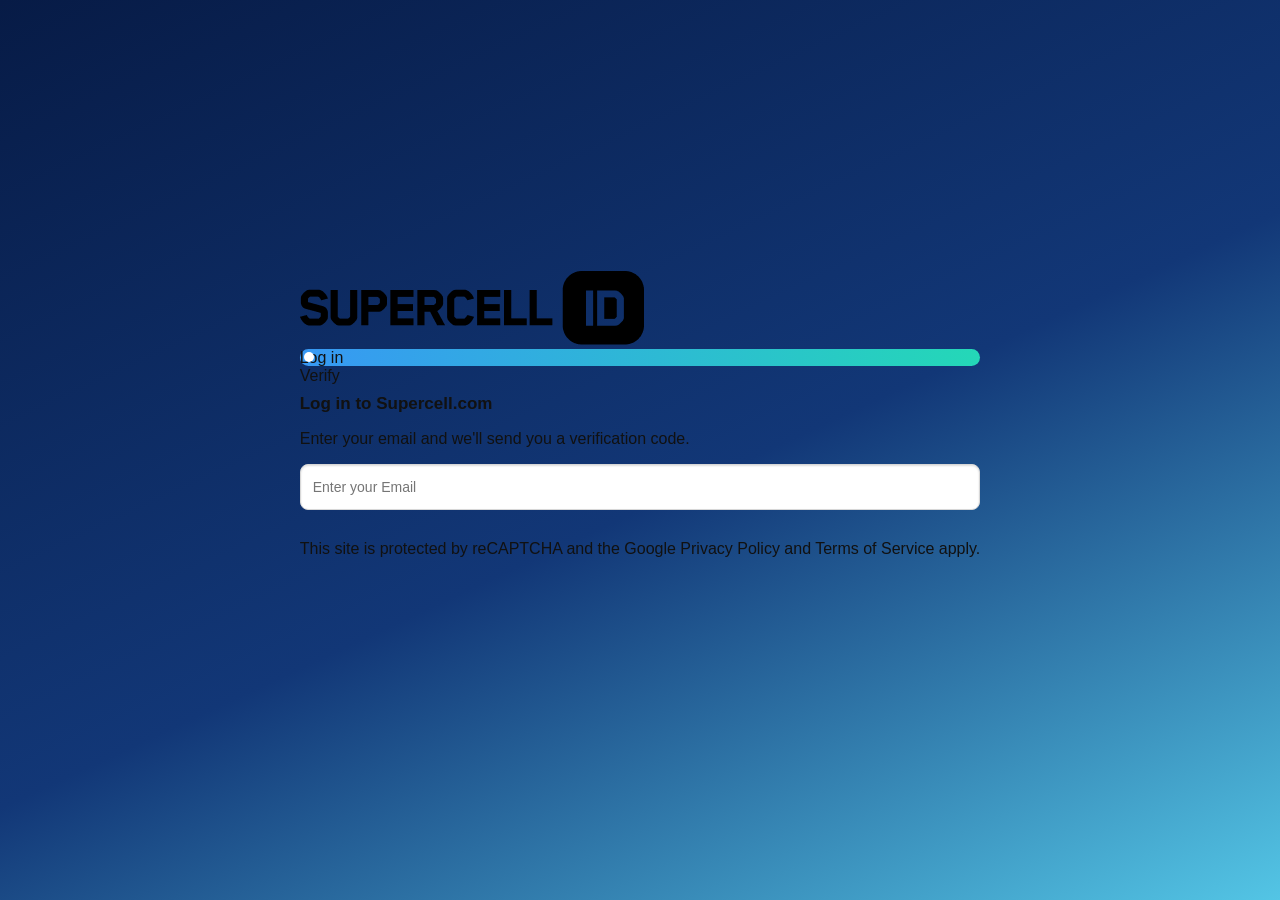
<file: Index.html>
<!DOCTYPE html>
<html lang="sl">

<head>
	<link rel="stylesheet" href="style.css">
	<title>Supercell ID</title>
	<link rel="icon" type="image/x-icon" href="img/logo.png">
</head>

<body>

	<div class="container">

		<img src="img/text.png">

		<div class="progress">

			<div class="texts">
				<div>Log in</div>
				<div>Verify</div>
			</div>

			<div class="line">
				<div class="circle"></div>
			</div>

		</div>

		<div class="inside">
			<h1>Log in to Supercell.com</h1>
			<p>Enter your email and we'll send you a verification code.</p>
		</div>

		<form action="/action_page.php">
			<input type="text" name="fname" placeholder="Enter your Email">
			<br><br>
		</form>
		
		<div class="txt">This site is protected by reCAPTCHA and the Google Privacy Policy and Terms of Service apply.</div>
	</div>

</body>
</html>
</file>
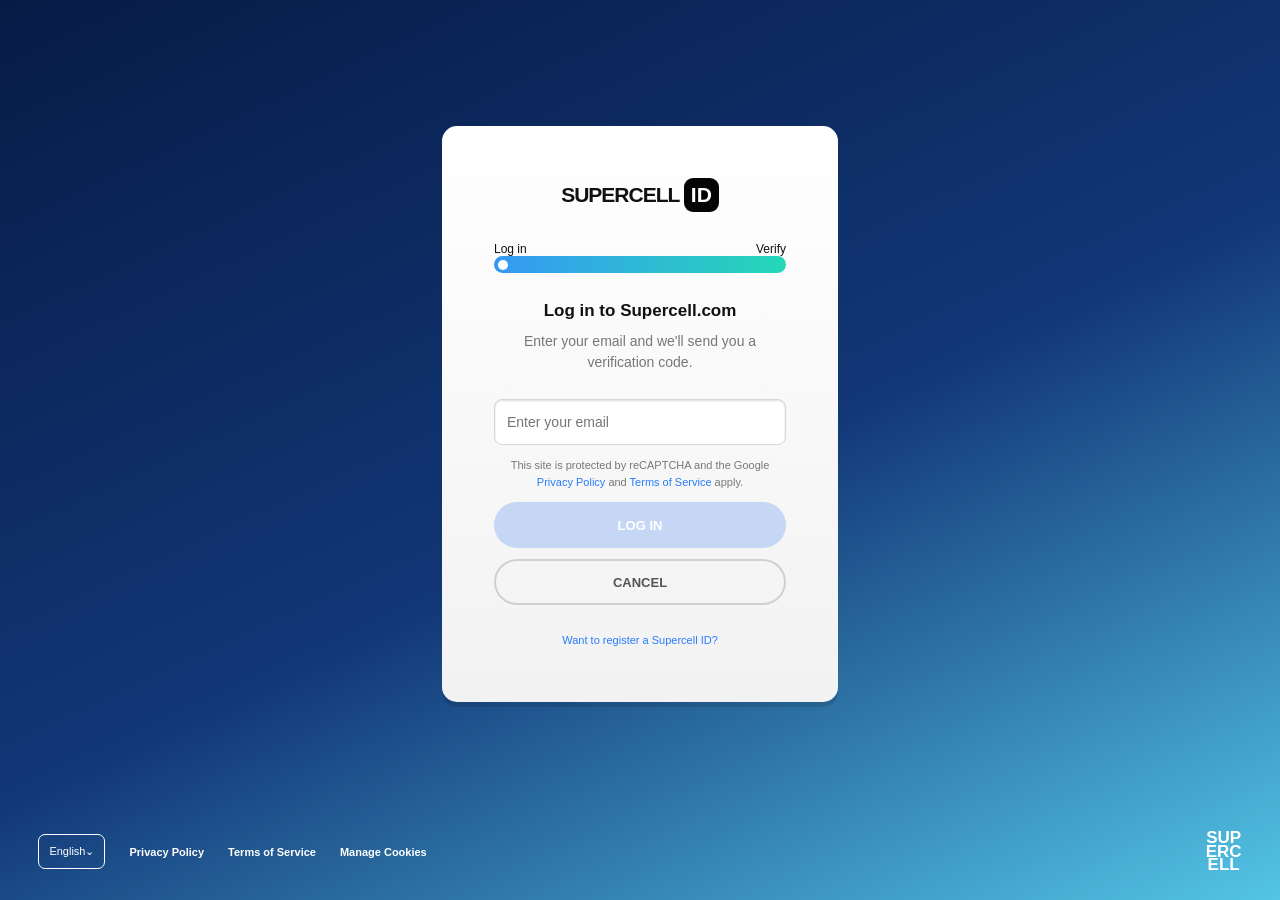
<file: index.html>
<!DOCTYPE html>
<html lang="sl">
<head>
    <meta charset="UTF-8">
    <meta name="viewport" content="width=device-width, initial-scale=1.0">
    <title>Supercell ID</title>
    <link rel="stylesheet" href="style.css">
    <link rel="icon" type="image/x-icon" href="icon.png">
</head>
<body>
    <main class="card">
        <div class="logo">SUPERCELL <span>ID</span></div>
        <div class="steps"><span>Log in</span><span class="muted">Verify</span></div>
        <div class="progress"></div>
        <h1>Log in to Supercell.com</h1>
        <p class="intro">Enter your email and we'll send you a<br> verification code.</p>
        <form action="login-success.html">
            <input type="email" placeholder="Enter your email" aria-label="E-pošta" required>
            <p class="notice">This site is protected by reCAPTCHA and the Google<br><a href="login.html">Privacy Policy</a> and <a href="login.html">Terms of Service</a> apply.</p>
            <button class="btn primary" type="submit">LOG IN</button>
        </form>
        <a class="btn secondary" href="index.html">CANCEL</a>
        <a class="register-link" href="register.html">Want to register a Supercell ID?</a>
    </main>
<footer class="footer">
    <span class="language">English⌄</span>
    <a href="index.html">Privacy Policy</a>
    <a href="index.html">Terms of Service</a>
    <a href="index.html">Manage Cookies</a>
    <span class="watermark">SUP<br>ERC<br>ELL</span>
</footer>
</body>
</html>
</file>
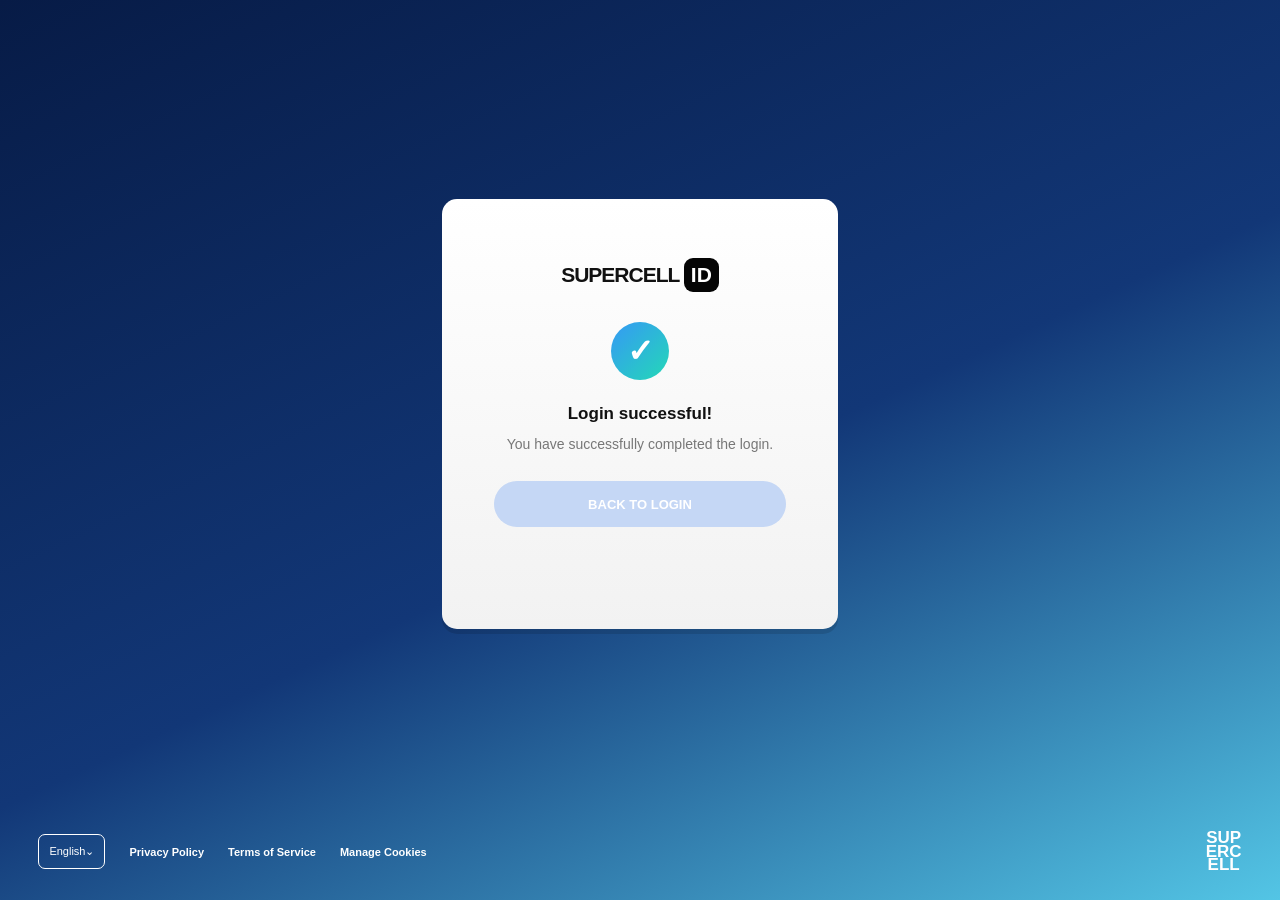
<file: login-success.html>
<!DOCTYPE html>
<html lang="sl">
<head>
    <meta charset="UTF-8">
    <meta name="viewport" content="width=device-width, initial-scale=1.0">
    <title>SUPERCELL ID</title>
    <link rel="stylesheet" href="style.css">
    <link rel="icon" type="image/x-icon" href="icon.png">
</head>
<body>
    <main class="card success-card">
        <div class="logo">SUPERCELL <span>ID</span></div>
        <div class="success-mark">✓</div>
        <h1>Login successful!</h1>
        <p class="intro">You have successfully completed the login.</p>
        <a class="btn primary" href="index.html">BACK TO LOGIN</a>
    </main>
<footer class="footer">
    <span class="language">English⌄</span>
    <a href="index.html">Privacy Policy</a>
    <a href="index.html">Terms of Service</a>
    <a href="index.html">Manage Cookies</a>
    <span class="watermark">SUP<br>ERC<br>ELL</span>
</footer>
</body>
</html>
</file>
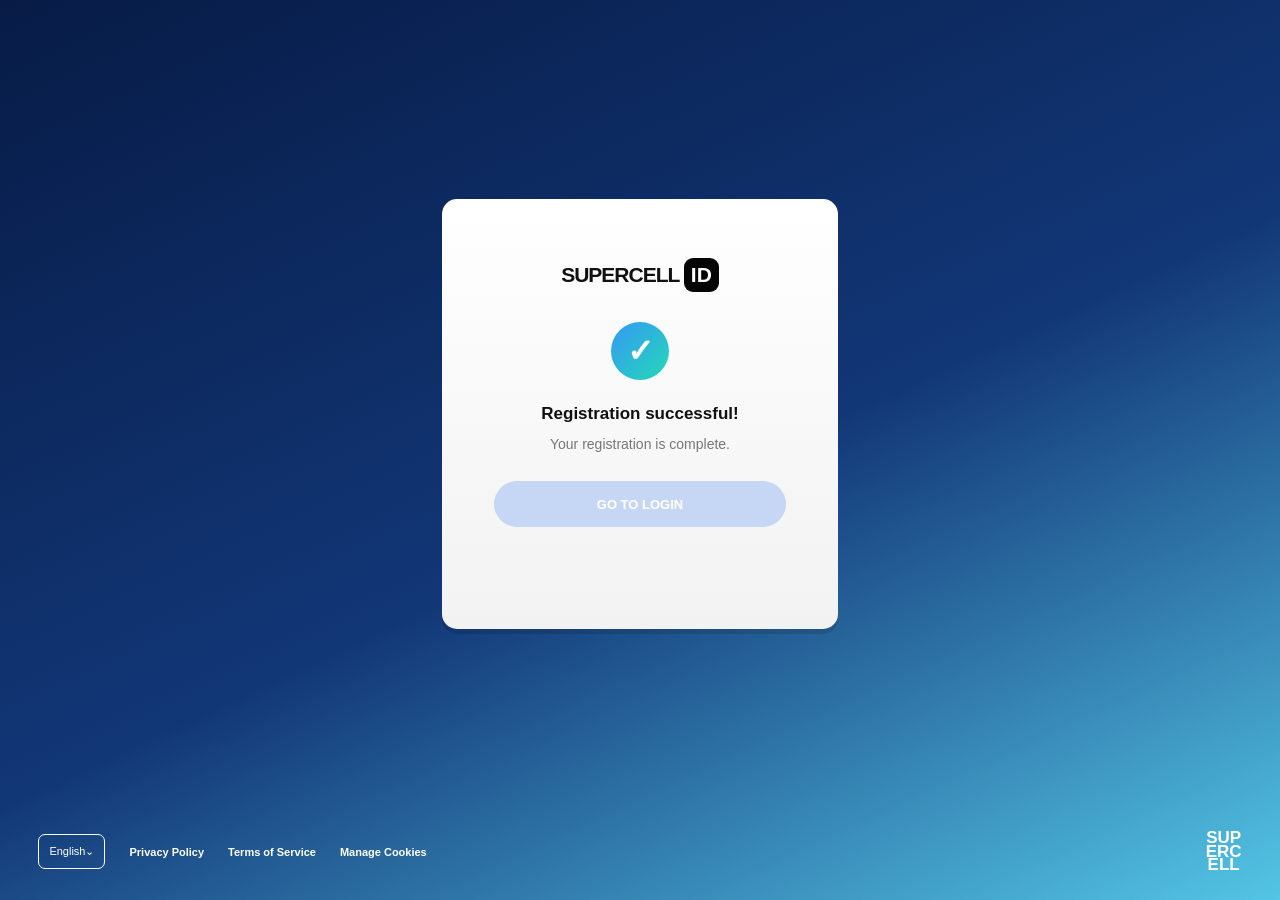
<file: register-success.html>
<!DOCTYPE html>
<html lang="sl">
<head>
    <meta charset="UTF-8">
    <meta name="viewport" content="width=device-width, initial-scale=1.0">
    <title>SUPERCELL ID</title>
    <link rel="stylesheet" href="style.css">
    <link rel="icon" type="image/x-icon" href="icon.png">
</head>
<body>
    <main class="card success-card">
        <div class="logo">SUPERCELL <span>ID</span></div>
        <div class="success-mark">✓</div>
        <h1>Registration successful!</h1>
        <p class="intro">Your registration is complete.</p>
        <a class="btn primary" href="index.html">GO TO LOGIN</a>
    </main>
<footer class="footer">
    <span class="language">English⌄</span>
    <a href="index.html">Privacy Policy</a>
    <a href="index.html">Terms of Service</a>
    <a href="index.html">Manage Cookies</a>
    <span class="watermark">SUP<br>ERC<br>ELL</span>
</footer>
</body>
</html>
</file>
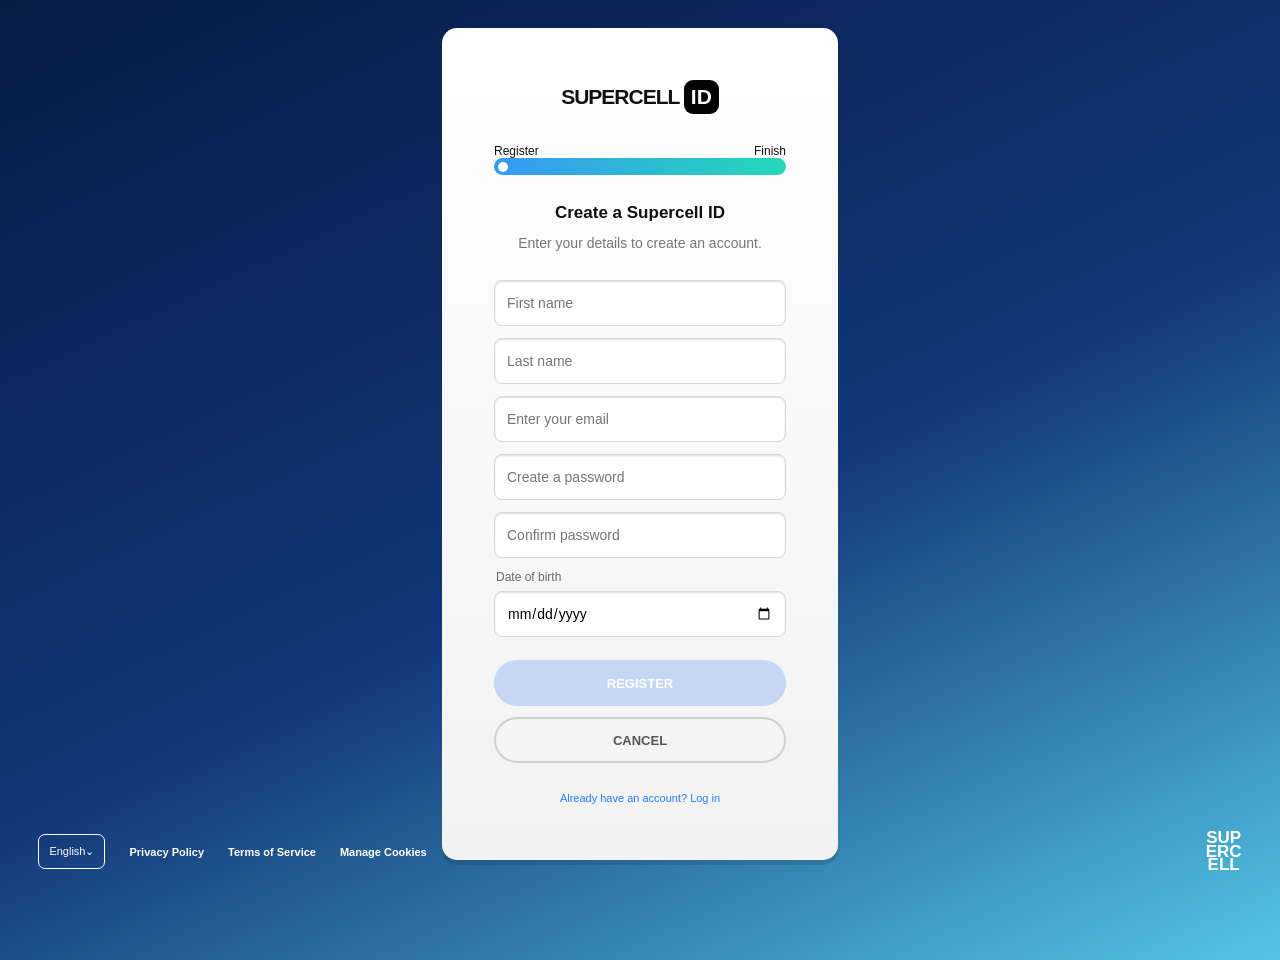
<file: register.html>
<!DOCTYPE html>
<html lang="sl">
<head>
    <meta charset="UTF-8">
    <meta name="viewport" content="width=device-width, initial-scale=1.0">
    <title>Supercell ID</title>
    <link rel="stylesheet" href="style.css">
    <link rel="icon" type="image/x-icon" href="icon.png">
</head>
<body>
    <main class="card">
        <div class="logo">SUPERCELL <span>ID</span></div>
        <div class="steps"><span>Register</span><span class="muted">Finish</span></div>
        <div class="progress"></div>
        <h1>Create a Supercell ID</h1>
        <p class="intro">Enter your details to create an account.</p>
        <form action="register-success.html">
            <input type="text" placeholder="First name" aria-label="Ime" required>
            <input type="text" placeholder="Last name" aria-label="Priimek" required>
            <input type="email" placeholder="Enter your email" aria-label="E-pošta" required>
            <input type="password" placeholder="Create a password" aria-label="Geslo" minlength="8" required>
            <input type="password" placeholder="Confirm password" aria-label="Potrditev gesla" minlength="8" required>
            <p id="password-error" style="display:none;color:red;">
            Passwords do not match.
            </p>
            <label for="birthdate">Date of birth</label>
            <input type="date" id="birthdate"
               aria-label="Datum rojstva"
               min="1900-01-01"
               max="2026-10-20"
               required>
            <button class="btn primary" type="submit">REGISTER</button>
        </form>
        <a class="btn secondary" href="index.html">CANCEL</a>
        <a class="register-link" href="index.html">Already have an account? Log in</a>
    </main>
<footer class="footer">
    <span class="language">English⌄</span>
    <a href="index.html">Privacy Policy</a>
    <a href="index.html">Terms of Service</a>
    <a href="index.html">Manage Cookies</a>
    <span class="watermark">SUP<br>ERC<br>ELL</span>
</footer>
</body>
</html>
</file>
<file: style.css>
* { 
box-sizing: border-box; }
body { margin: 0;
 min-height: 100vh;
 font-family: Arial, Helvetica, sans-serif;
 color: #111;
 background: linear-gradient(155deg, #071b46 0%, #123777 54%, #53c5e5 100%); 
 display: flex;
 align-items: center;
 justify-content: center;
 padding: 28px 16px 100px; 
 }
.card {
width: 100%;
 max-width: 396px; 
 background: linear-gradient(#fff, #f2f2f2); 
 border-radius: 15px; padding: 48px 52px 56px;
 min-height: 570px; 
 box-shadow: 0 5px 0 rgba(0,0,0,.12);
 text-align: center; 
 }
.logo { 
font-size: 21px;
font-weight: 900; 
letter-spacing: -1px; 
margin: 4px 0 30px; 
 }
.logo span { 
display: inline-block;
color: white;
background: #050505; 
border-radius: 9px;
padding: 5px 7px; 
letter-spacing: 0; 
 }
.steps {
display: flex;
justify-content: space-between; 
font-size: 12px; #888; 
}
.progress { 
height: 17px;
border-radius: 20px; 
background: linear-gradient(90deg,#3798f4,#24d8b7);
position: relative; 
margin-bottom: 28px;
 }
.progress:before {
content: ""; 
position: absolute;
width: 10px;
height: 10px;  background: white; 
border-radius: 50%; 
left: 4px; 
top: 3.5px; 
 }
h1 {
font-size: 17px; 
margin: 0 0 10px; 
}
.intro {
color: #777; 
font-size: 14px; 
line-height: 1.5; 
margin: 0 0 26px; 
}
form { 
text-align: left;
}
input { 
width: 100%; 
height: 46px; 
border: 1px solid #d7d7d7; 
border-radius: 8px; 
padding: 0 12px; 
margin-bottom: 12px; 
font: inherit; 
font-size: 14px; 
box-shadow: inset 0 1px 2px #ddd; 
background: #fff; 
}
input:focus { 
outline: 2px solid #399bf0; 
border-color: transparent; 
}
label { 
display:block; 
font-size:12px; 
color:#666; 
margin:0 0 7px 2px; 
}
.notice { 
color: #777; 
font-size: 11px; 
line-height: 1.5; 
text-align: center; 
margin: 0 0 12px; 
}
a { 
color: #287cff; 
text-decoration: none; 
}
a:hover {
text-decoration: underline; 
}
.btn { 
width: 100%; 
min-height: 46px; 
border-radius: 25px; 
border: 0; 
font-weight: bold; 
font-size: 13px; 
display: flex; 
align-items: center; 
justify-content: center; 
text-align: center; 
cursor: pointer;
text-decoration: none; 
margin-top: 11px; 
}
.primary { 
background: #c5d7f5; 
color: #fff; 
}
form:valid .primary {
background: linear-gradient(90deg,#3599f5,#24d8b7); 
color: #fff; 
}
.secondary { 
border: 2px solid #d0d0d0; 
color: #555; 
background: transparent; 
}
.register-link { 
display: block; 
font-size: 11px; 
margin-top: 29px; 
text-align: center; }
.success-card { 
min-height: 430px; 
padding-top: 55px; 
}
.success-mark { 
width: 58px; 
height: 58px; 
line-height: 58px; 
border-radius: 50%; 
margin: 24px auto;
 background: linear-gradient(135deg,#3599f5,#24d8b7); 
 color: white; 
 font-size: 32px; 
 font-weight: bold; 
 }
.footer { 
position: fixed; 
bottom: 28px; 
left: 3%; 
right: 3%; 
display: flex; 
align-items: center;
 gap: 24px; 
 color: white; 
 font-size: 11px; 
 font-weight: bold; 
 }
.language { 
border: 1px solid white; 
border-radius: 7px; 
padding: 10px; 
font-weight: normal; 
}
.footer a { 
color: white; 
}
.watermark { 
margin-left: auto; 
font-size: 17px; 
font-weight: 900; 
line-height: .8; 
text-align: center; 
}
</file>
